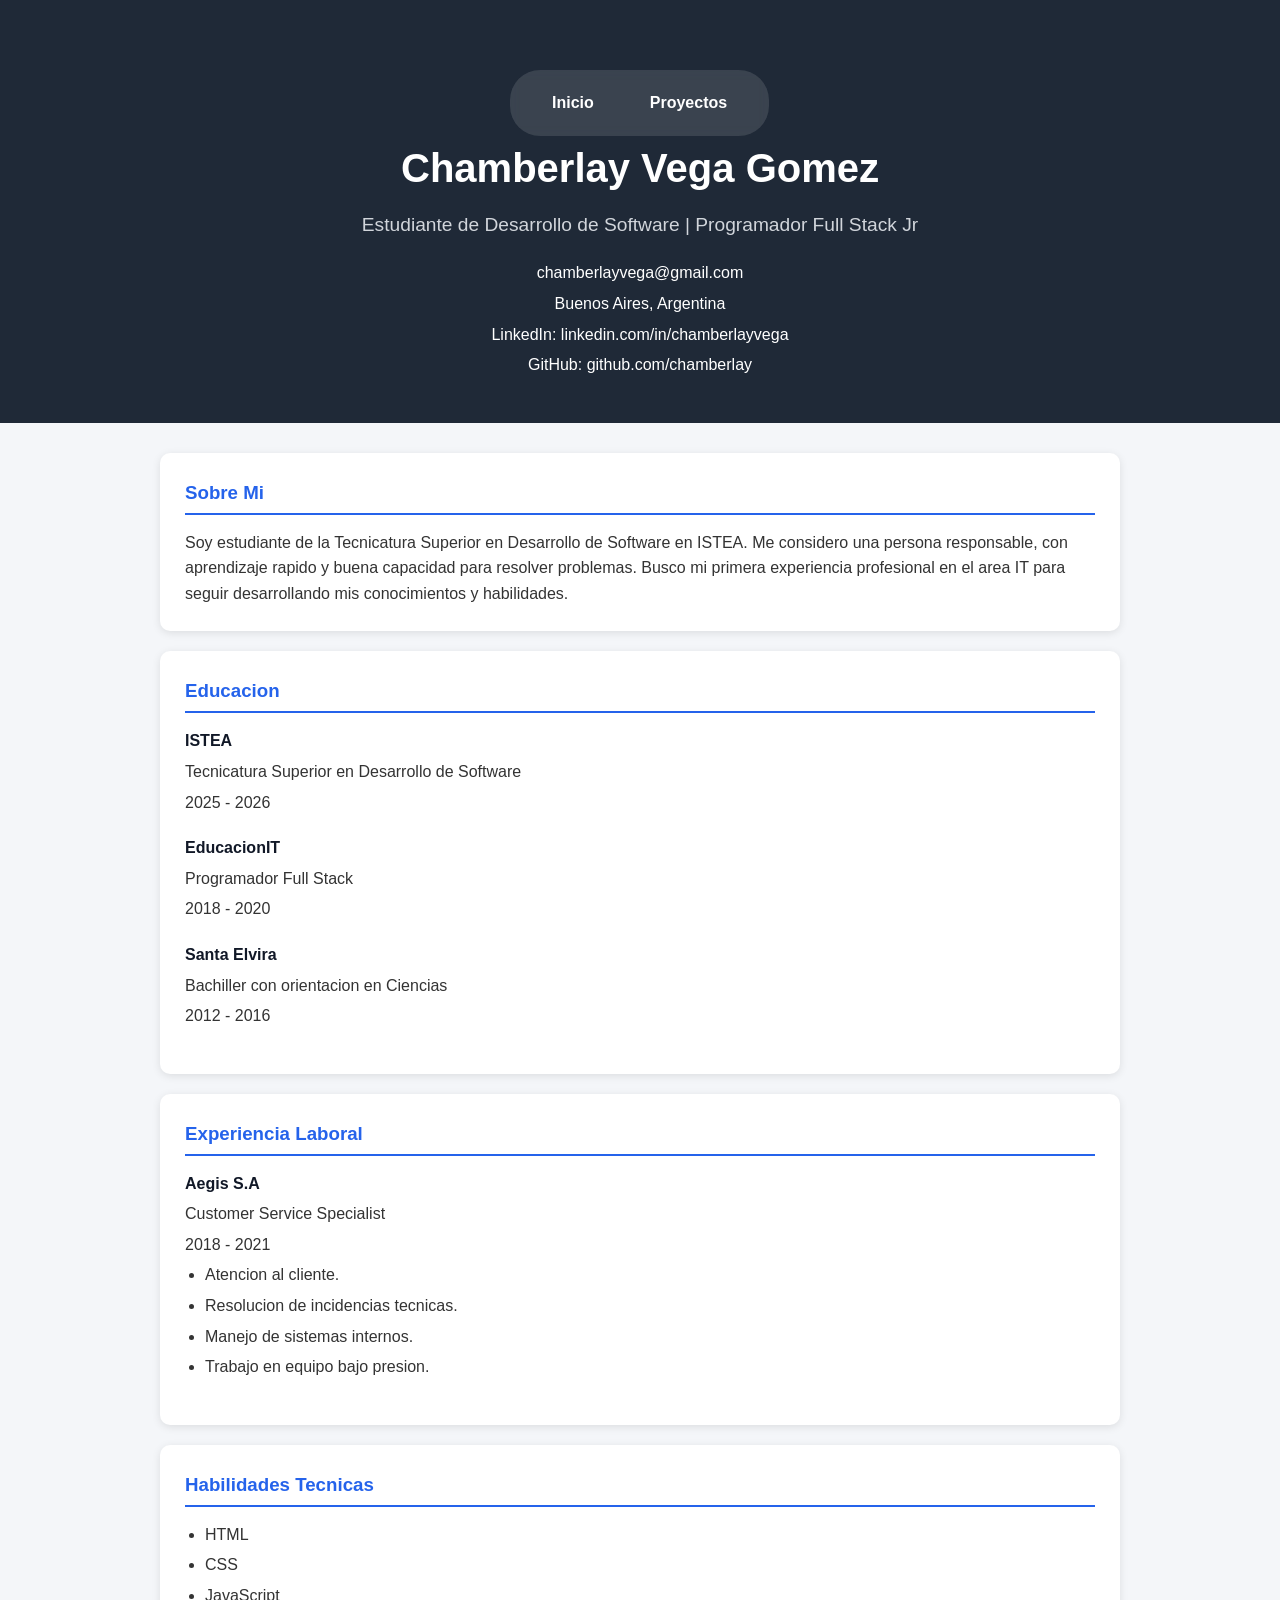
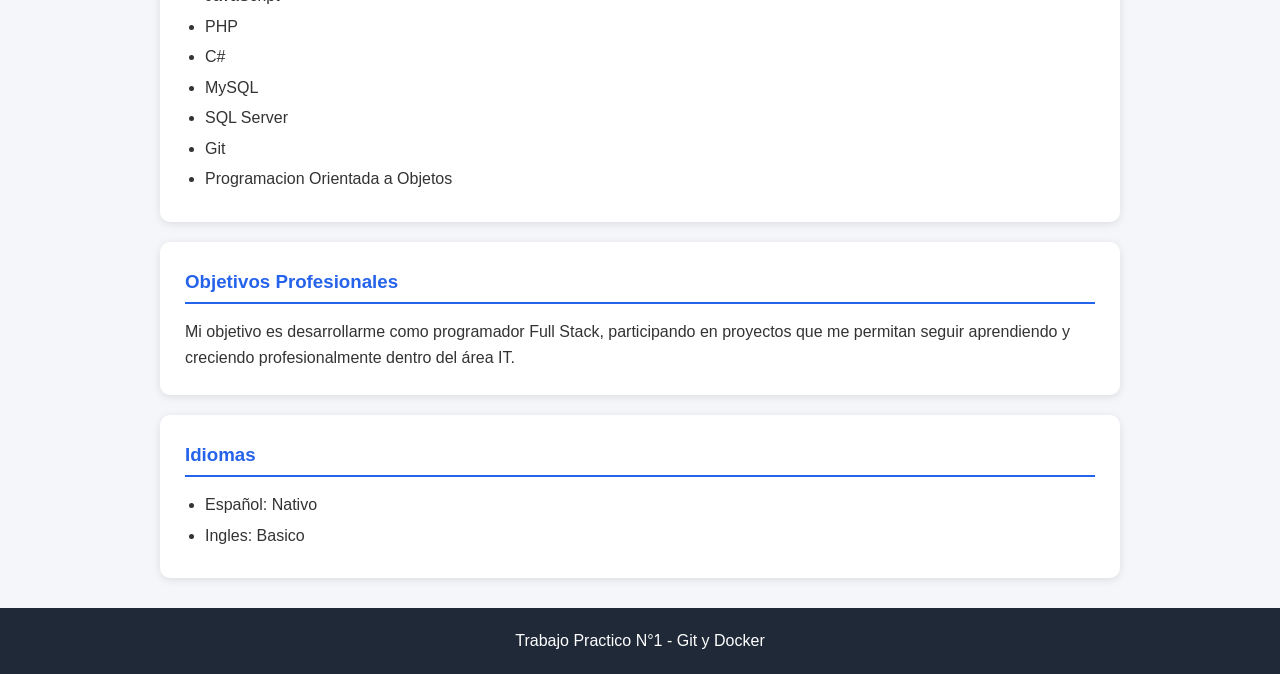
<file: index.html>
<!DOCTYPE html>
<html lang="es">
<head>
    <meta charset="UTF-8">
    <meta name="viewport" content="width=device-width, initial-scale=1.0">
    <title>Chamberlay Vega Gomez - CV Web</title>
    <link rel="stylesheet" href="style.css">
</head>
<body>

    <header>
        <nav>
            <a href="index.html">Inicio</a>
            <a href="proyectos.html">Proyectos</a>
        </nav>

        <h1>Chamberlay Vega Gomez</h1>
        <h2>Estudiante de Desarrollo de Software | Programador Full Stack Jr</h2>

        <div class="contacto">
            <p>chamberlayvega@gmail.com</p>
            <p>Buenos Aires, Argentina</p>
            <p>LinkedIn: linkedin.com/in/chamberlayvega</p>
            <p>GitHub: github.com/chamberlay</p>
        </div>
    </header>

    <main>
        <section>
            <h3>Sobre Mi</h3>
            <p>
                Soy estudiante de la Tecnicatura Superior en Desarrollo de Software en ISTEA.
                Me considero una persona responsable, con aprendizaje rapido y buena capacidad
                para resolver problemas. Busco mi primera experiencia profesional en el area IT
                para seguir desarrollando mis conocimientos y habilidades.
            </p>
        </section>

        <section>
            <h3>Educacion</h3>

            <article>
                <h4>ISTEA</h4>
                <p>Tecnicatura Superior en Desarrollo de Software</p>
                <p>2025 - 2026</p>
            </article>

            <article>
                <h4>EducacionIT</h4>
                <p>Programador Full Stack</p>
                <p>2018 - 2020</p>
            </article>

            <article>
                <h4>Santa Elvira</h4>
                <p>Bachiller con orientacion en Ciencias</p>
                <p>2012 - 2016</p>
            </article>
        </section>

        <section>
            <h3>Experiencia Laboral</h3>

            <article>
                <h4>Aegis S.A</h4>
                <p>Customer Service Specialist</p>
                <p>2018 - 2021</p>

                <ul>
                    <li>Atencion al cliente.</li>
                    <li>Resolucion de incidencias tecnicas.</li>
                    <li>Manejo de sistemas internos.</li>
                    <li>Trabajo en equipo bajo presion.</li>
                </ul>
            </article>
        </section>

        <section>
            <h3>Habilidades Tecnicas</h3>

            <ul>
                <li>HTML</li>
                <li>CSS</li>
                <li>JavaScript</li>
                <li>PHP</li>
                <li>C#</li>
                <li>MySQL</li>
                <li>SQL Server</li>
                <li>Git</li>
                <li>Programacion Orientada a Objetos</li>
            </ul>
        </section>

        <section>
            <h3>Objetivos Profesionales</h3>
                <p>
                Mi objetivo es desarrollarme como programador Full Stack,
                participando en proyectos que me permitan seguir aprendiendo
                y creciendo profesionalmente dentro del área IT.
                </p>
        </section>

        <section>
            <h3>Idiomas</h3>

            <ul>
                <li>Español: Nativo</li>
                <li>Ingles: Basico</li>
            </ul>
        </section>

    </main>

    <footer>
        <p>Trabajo Practico N°1 - Git y Docker</p>
    </footer>

</body>
</html>
</file>
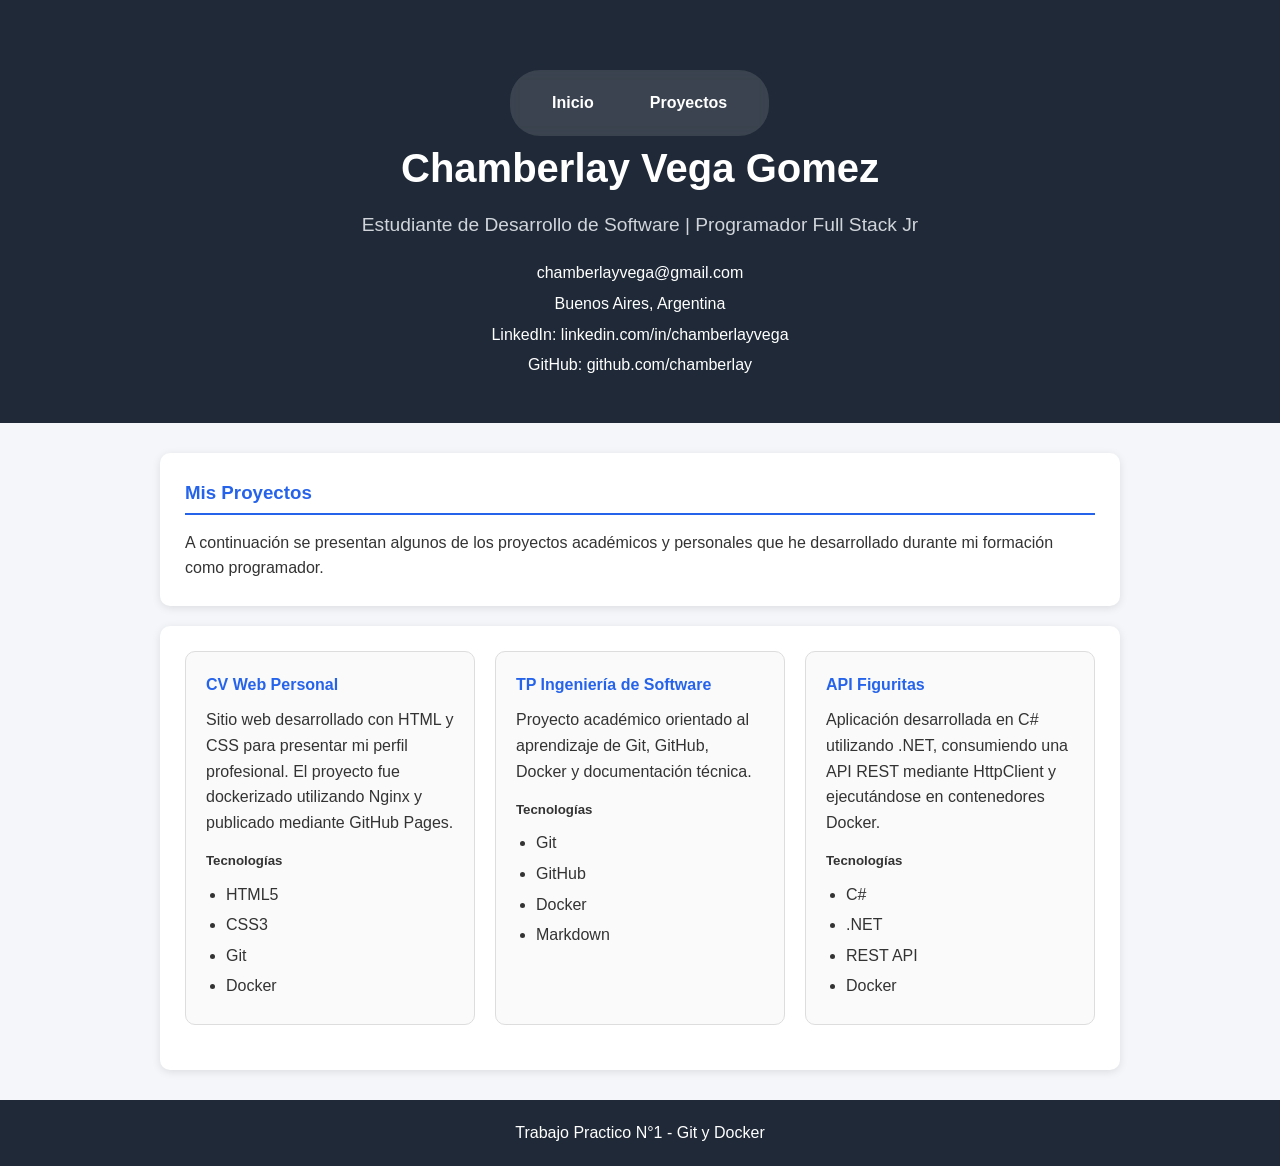
<file: proyectos.html>
<!DOCTYPE html>
<html lang="es">
<head>
    <meta charset="UTF-8">
    <meta name="viewport" content="width=device-width, initial-scale=1.0">
    <title>Chamberlay Vega Gomez - CV Web</title>
    <link rel="stylesheet" href="style.css">
</head>
<body>
    
    <header>
        <nav>
            <a href="index.html">Inicio</a>
            <a href="proyectos.html">Proyectos</a>
        </nav>

        <h1>Chamberlay Vega Gomez</h1>
        <h2>Estudiante de Desarrollo de Software | Programador Full Stack Jr</h2>

        <div class="contacto">
            <p>chamberlayvega@gmail.com</p>
            <p>Buenos Aires, Argentina</p>
            <p>LinkedIn: linkedin.com/in/chamberlayvega</p>
            <p>GitHub: github.com/chamberlay</p>
        </div>
    </header>

    <main>

        <section>
            <h3>Mis Proyectos</h3>
            <p>
                A continuación se presentan algunos de los proyectos académicos y personales
                que he desarrollado durante mi formación como programador.
            </p>
        </section>

        <section class="proyectos">

            <article class="tarjeta">
                <h4>CV Web Personal</h4>

                <p>
                    Sitio web desarrollado con HTML y CSS para presentar mi perfil profesional.
                    El proyecto fue dockerizado utilizando Nginx y publicado mediante GitHub Pages.
                </p>

                <h5>Tecnologías</h5>

                <ul>
                    <li>HTML5</li>
                    <li>CSS3</li>
                    <li>Git</li>
                    <li>Docker</li>
                </ul>
            </article>

            <article class="tarjeta">
                <h4>TP Ingeniería de Software</h4>

                <p>
                    Proyecto académico orientado al aprendizaje de Git, GitHub, Docker y documentación técnica.
                </p>

                <h5>Tecnologías</h5>

                <ul>
                    <li>Git</li>
                    <li>GitHub</li>
                    <li>Docker</li>
                    <li>Markdown</li>
                </ul>
            </article>

            <article class="tarjeta">
                <h4>API Figuritas</h4>

                <p>
                    Aplicación desarrollada en C# utilizando .NET, consumiendo una API REST mediante HttpClient y ejecutándose en contenedores Docker.
                </p>

                <h5>Tecnologías</h5>

                <ul>
                    <li>C#</li>
                    <li>.NET</li>
                    <li>REST API</li>
                    <li>Docker</li>
                </ul>
            </article>

        </section>

    </main>

    <footer>
        <p>Trabajo Practico N°1 - Git y Docker</p>
    </footer>

</body>
</html>
</file>
<file: style.css>
* {
    margin: 0;
    padding: 0;
    box-sizing: border-box;
}

body {
    font-family: Arial, Helvetica, sans-serif;
    background-color: #f4f6f9;
    color: #333;
    line-height: 1.6;
}

header {
    background-color: #1f2937;
    color: white;
    text-align: center;
    padding: 40px 20px;
}

header h1 {
    font-size: 2.5rem;
    margin-bottom: 10px;
}

header h2 {
    font-size: 1.2rem;
    font-weight: normal;
    color: #d1d5db;
}

.contacto {
    margin-top: 20px;
}

.contacto p {
    margin: 5px 0;
}

main {
    max-width: 1000px;
    margin: 30px auto;
    padding: 0 20px;
}

section {
    background-color: white;
    margin-bottom: 20px;
    padding: 25px;
    border-radius: 10px;
    box-shadow: 0 2px 8px rgba(0, 0, 0, 0.1);
}

section h3 {
    color: #2563eb;
    margin-bottom: 15px;
    border-bottom: 2px solid #2563eb;
    padding-bottom: 5px;
}

article {
    margin-bottom: 20px;
}

article h4 {
    color: #111827;
    margin-bottom: 5px;
}

article p {
    margin-bottom: 5px;
}

/* Listas */
ul {
    padding-left: 20px;
}

li {
    margin-bottom: 5px;
}

footer {
    text-align: center;
    background-color: #1f2937;
    color: white;
    padding: 20px;
    margin-top: 30px;
}

@media (max-width: 768px) {

    header h1 {
        font-size: 2rem;
    }

    header h2 {
        font-size: 1rem;
    }

    main {
        padding: 10px;
    }

    section {
        padding: 20px;
    }
}

nav {
    margin-top: 30px;
    display: inline-flex;
    gap: 20px;
    background-color: rgba(255,255,255,.12);
    padding: 12px 24px;
    border-radius: 30px;
    backdrop-filter: blur(5px);
}

nav a{
    color:white;
    text-decoration:none;
    font-weight:bold;
    padding:8px 18px;
    border-radius:20px;
    transition:.3s;
}

nav a:hover{
    background:white;
    color:#1f2937;
}

.proyectos {
    display: grid;
    grid-template-columns: repeat(auto-fit, minmax(280px, 1fr));
    gap: 20px;
}

.tarjeta{

    background:#fafafa;

    border:1px solid #ddd;

    border-radius:10px;

    padding:20px;

    transition:.3s;
}

.tarjeta:hover {
    transform: translateY(-5px);
    box-shadow: 0 6px 16px rgba(0,0,0,.15);
}

.tarjeta h4 {
    color: #2563eb;
    margin-bottom: 10px;
}

.tarjeta h5 {
    margin-top: 15px;
    margin-bottom: 10px;
}

section:hover{
    transform: translateY(-3px);
    transition: .3s;
}
</file>
